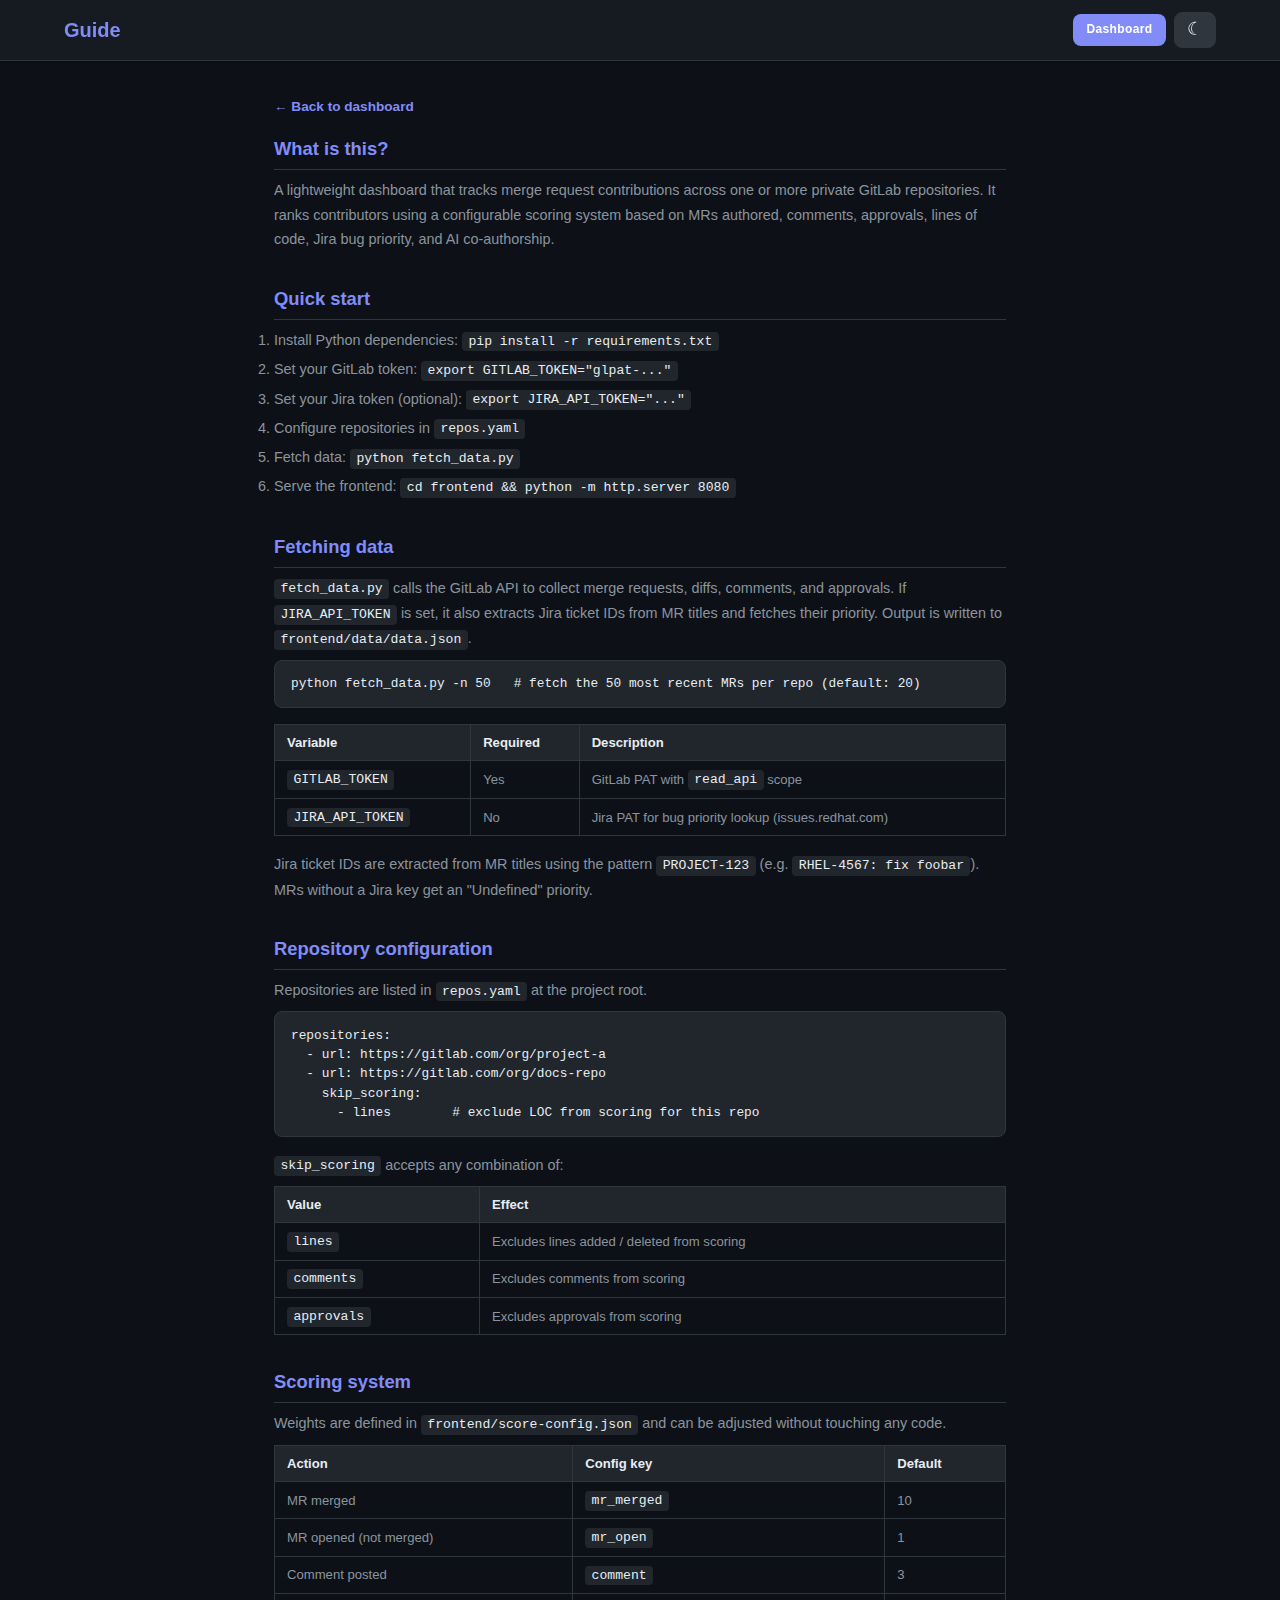
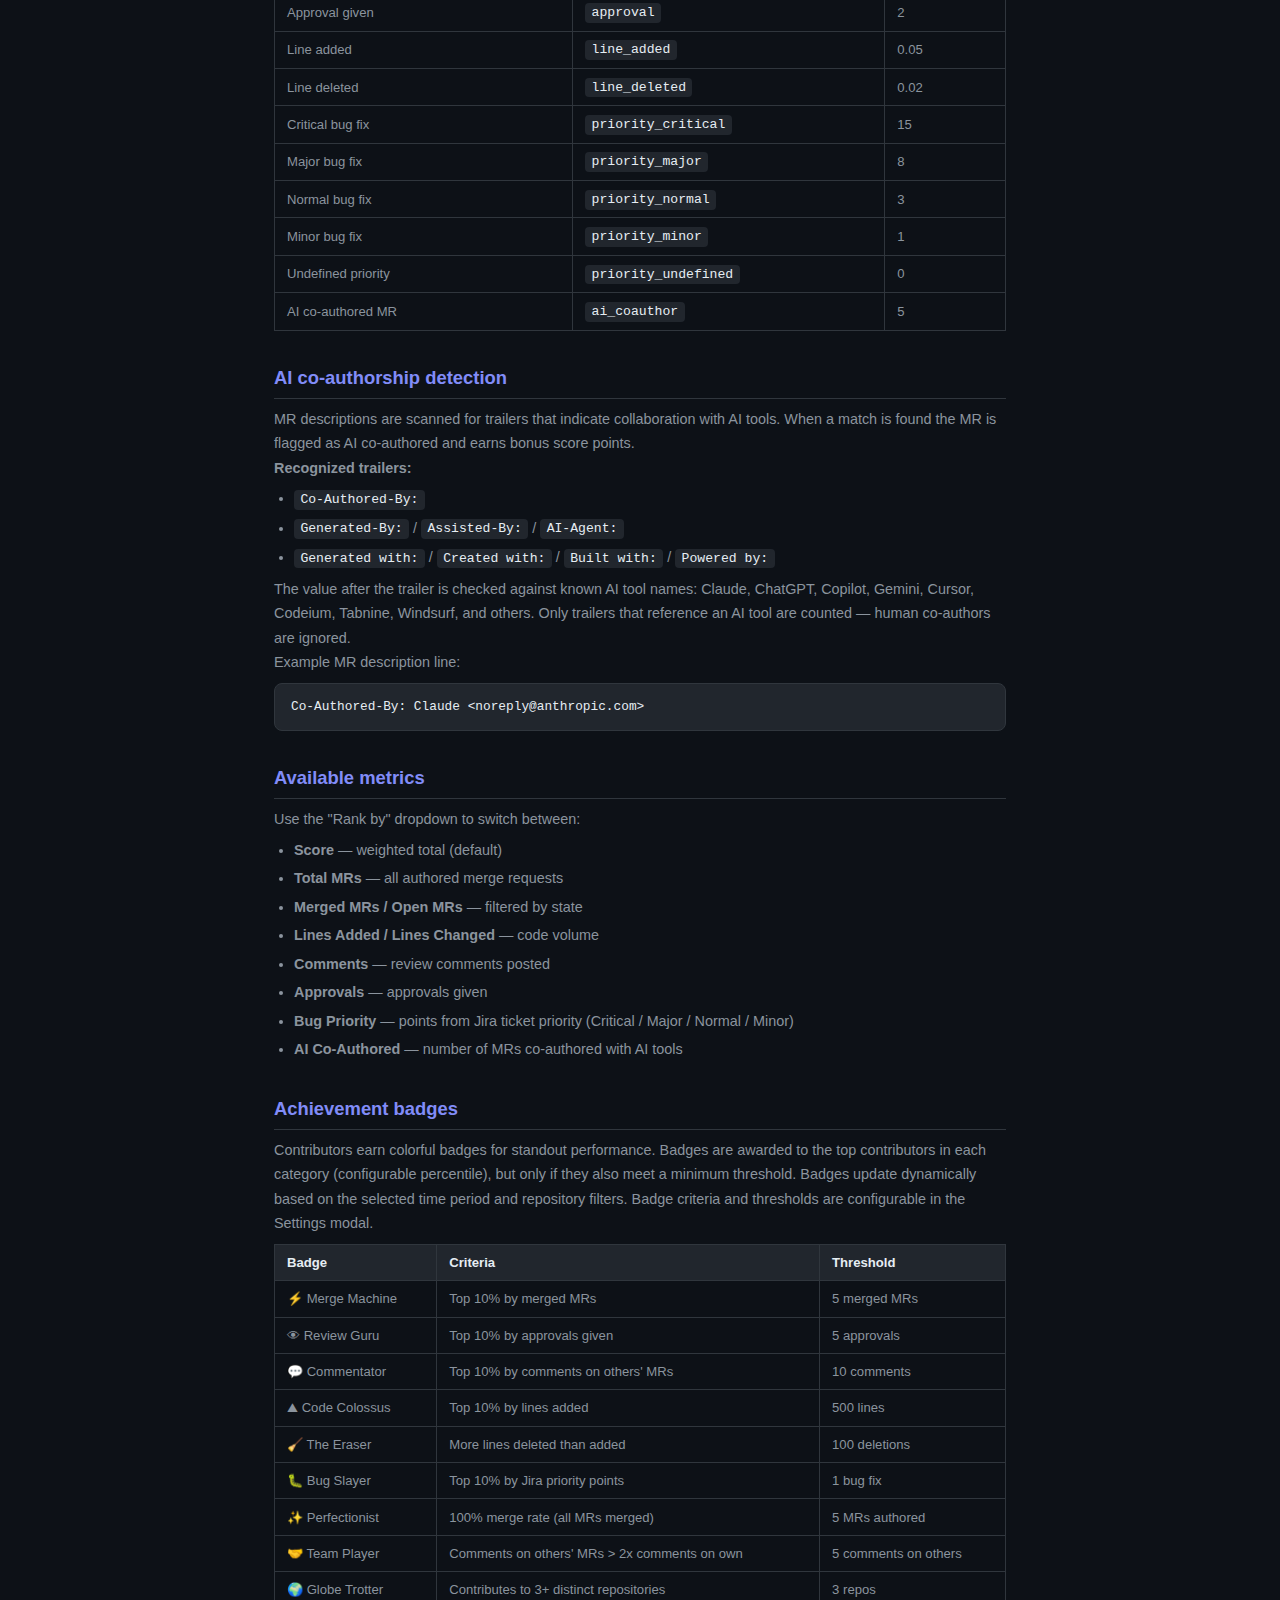
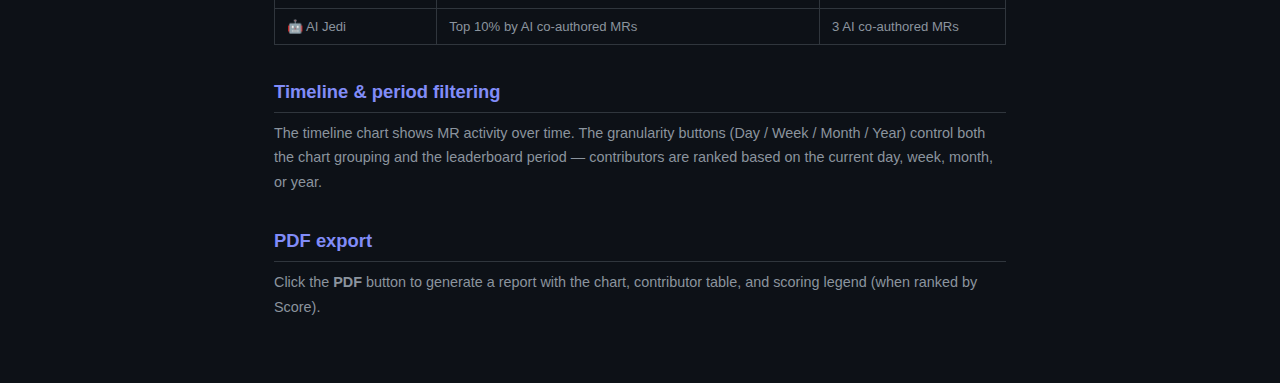
<file: frontend/guide.html>
<!DOCTYPE html>
<html lang="en" data-theme="dark">
<head>
  <meta charset="UTF-8">
  <meta name="viewport" content="width=device-width, initial-scale=1.0">
  <title>Guide — GitLab Contributions Tracker</title>
  <link rel="stylesheet" href="style.css">
  <style>
    .guide {
      max-width: 780px;
      margin: 0 auto;
      padding: 2rem 1.5rem 4rem;
    }
    .guide h2 {
      font-size: 1.15rem;
      font-weight: 700;
      color: var(--accent);
      margin: 2rem 0 0.5rem;
      padding-bottom: 0.35rem;
      border-bottom: 1px solid var(--border);
    }
    .guide h2:first-of-type { margin-top: 1rem; }
    .guide p, .guide li {
      font-size: 0.9rem;
      color: var(--text-secondary);
      line-height: 1.7;
    }
    .guide ul { padding-left: 1.25rem; margin: 0.4rem 0; }
    .guide li { margin-bottom: 0.25rem; }
    .guide code {
      font-family: "SFMono-Regular", Consolas, "Liberation Mono", Menlo, monospace;
      font-size: 0.82rem;
      background: var(--bg-tertiary);
      padding: 0.15rem 0.4rem;
      border-radius: 4px;
      color: var(--text-primary);
    }
    .guide pre {
      background: var(--bg-tertiary);
      border: 1px solid var(--border);
      border-radius: 8px;
      padding: 0.85rem 1rem;
      overflow-x: auto;
      margin: 0.5rem 0 1rem;
      font-size: 0.8rem;
      line-height: 1.5;
      color: var(--text-primary);
    }
    .guide table {
      width: 100%;
      border-collapse: collapse;
      margin: 0.5rem 0 1rem;
      font-size: 0.82rem;
    }
    .guide th, .guide td {
      text-align: left;
      padding: 0.45rem 0.75rem;
      border: 1px solid var(--border);
    }
    .guide th {
      background: var(--bg-tertiary);
      font-weight: 700;
      color: var(--text-primary);
    }
    .guide td { color: var(--text-secondary); }
    .guide .back-link {
      display: inline-block;
      font-size: 0.85rem;
      color: var(--accent);
      text-decoration: none;
      font-weight: 600;
    }
    .guide .back-link:hover { text-decoration: underline; }
  </style>
</head>
<body>
  <header class="header">
    <div class="header-content">
      <h1 class="header-title">Guide</h1>
      <div class="header-actions">
        <a href="index.html" class="btn-export" style="text-decoration:none;display:inline-flex;align-items:center;">Dashboard</a>
        <button id="theme-toggle" class="theme-toggle" aria-label="Toggle theme">
          <span class="theme-icon" id="theme-icon">&#9790;</span>
        </button>
      </div>
    </div>
  </header>

  <div class="guide">
    <a href="index.html" class="back-link">&larr; Back to dashboard</a>

    <h2>What is this?</h2>
    <p>
      A lightweight dashboard that tracks merge request contributions across
      one or more private GitLab repositories. It ranks contributors using a
      configurable scoring system based on MRs authored, comments, approvals,
      lines of code, Jira bug priority, and AI co-authorship.
    </p>

    <h2>Quick start</h2>
    <ol>
      <li>Install Python dependencies: <code>pip install -r requirements.txt</code></li>
      <li>Set your GitLab token: <code>export GITLAB_TOKEN="glpat-..."</code></li>
      <li>Set your Jira token (optional): <code>export JIRA_API_TOKEN="..."</code></li>
      <li>Configure repositories in <code>repos.yaml</code></li>
      <li>Fetch data: <code>python fetch_data.py</code></li>
      <li>Serve the frontend: <code>cd frontend && python -m http.server 8080</code></li>
    </ol>

    <h2>Fetching data</h2>
    <p>
      <code>fetch_data.py</code> calls the GitLab API to collect merge requests,
      diffs, comments, and approvals. If <code>JIRA_API_TOKEN</code> is set, it also
      extracts Jira ticket IDs from MR titles and fetches their priority.
      Output is written to <code>frontend/data/data.json</code>.
    </p>
    <pre>python fetch_data.py -n 50   # fetch the 50 most recent MRs per repo (default: 20)</pre>
    <table>
      <tr><th>Variable</th><th>Required</th><th>Description</th></tr>
      <tr><td><code>GITLAB_TOKEN</code></td><td>Yes</td><td>GitLab PAT with <code>read_api</code> scope</td></tr>
      <tr><td><code>JIRA_API_TOKEN</code></td><td>No</td><td>Jira PAT for bug priority lookup (issues.redhat.com)</td></tr>
    </table>
    <p>
      Jira ticket IDs are extracted from MR titles using the pattern <code>PROJECT-123</code>
      (e.g. <code>RHEL-4567: fix foobar</code>). MRs without a Jira key get
      an "Undefined" priority.
    </p>

    <h2>Repository configuration</h2>
    <p>Repositories are listed in <code>repos.yaml</code> at the project root.</p>
    <pre>repositories:
  - url: https://gitlab.com/org/project-a
  - url: https://gitlab.com/org/docs-repo
    skip_scoring:
      - lines        # exclude LOC from scoring for this repo</pre>
    <p>
      <code>skip_scoring</code> accepts any combination of:
    </p>
    <table>
      <tr><th>Value</th><th>Effect</th></tr>
      <tr><td><code>lines</code></td><td>Excludes lines added / deleted from scoring</td></tr>
      <tr><td><code>comments</code></td><td>Excludes comments from scoring</td></tr>
      <tr><td><code>approvals</code></td><td>Excludes approvals from scoring</td></tr>
    </table>

    <h2>Scoring system</h2>
    <p>
      Weights are defined in <code>frontend/score-config.json</code> and can be
      adjusted without touching any code.
    </p>
    <table>
      <tr><th>Action</th><th>Config key</th><th>Default</th></tr>
      <tr><td>MR merged</td><td><code>mr_merged</code></td><td>10</td></tr>
      <tr><td>MR opened (not merged)</td><td><code>mr_open</code></td><td>1</td></tr>
      <tr><td>Comment posted</td><td><code>comment</code></td><td>3</td></tr>
      <tr><td>Approval given</td><td><code>approval</code></td><td>2</td></tr>
      <tr><td>Line added</td><td><code>line_added</code></td><td>0.05</td></tr>
      <tr><td>Line deleted</td><td><code>line_deleted</code></td><td>0.02</td></tr>
      <tr><td>Critical bug fix</td><td><code>priority_critical</code></td><td>15</td></tr>
      <tr><td>Major bug fix</td><td><code>priority_major</code></td><td>8</td></tr>
      <tr><td>Normal bug fix</td><td><code>priority_normal</code></td><td>3</td></tr>
      <tr><td>Minor bug fix</td><td><code>priority_minor</code></td><td>1</td></tr>
      <tr><td>Undefined priority</td><td><code>priority_undefined</code></td><td>0</td></tr>
      <tr><td>AI co-authored MR</td><td><code>ai_coauthor</code></td><td>5</td></tr>
    </table>

    <h2>AI co-authorship detection</h2>
    <p>
      MR descriptions are scanned for trailers that indicate collaboration with
      AI tools. When a match is found the MR is flagged as AI co-authored and
      earns bonus score points.
    </p>
    <p><strong>Recognized trailers:</strong></p>
    <ul>
      <li><code>Co-Authored-By:</code></li>
      <li><code>Generated-By:</code> / <code>Assisted-By:</code> / <code>AI-Agent:</code></li>
      <li><code>Generated with:</code> / <code>Created with:</code> / <code>Built with:</code> / <code>Powered by:</code></li>
    </ul>
    <p>
      The value after the trailer is checked against known AI tool names:
      Claude, ChatGPT, Copilot, Gemini, Cursor, Codeium, Tabnine, Windsurf,
      and others. Only trailers that reference an AI tool are counted — human
      co-authors are ignored.
    </p>
    <p>
      Example MR description line:
    </p>
    <pre>Co-Authored-By: Claude &lt;noreply@anthropic.com&gt;</pre>

    <h2>Available metrics</h2>
    <p>Use the "Rank by" dropdown to switch between:</p>
    <ul>
      <li><strong>Score</strong> — weighted total (default)</li>
      <li><strong>Total MRs</strong> — all authored merge requests</li>
      <li><strong>Merged MRs / Open MRs</strong> — filtered by state</li>
      <li><strong>Lines Added / Lines Changed</strong> — code volume</li>
      <li><strong>Comments</strong> — review comments posted</li>
      <li><strong>Approvals</strong> — approvals given</li>
      <li><strong>Bug Priority</strong> — points from Jira ticket priority (Critical / Major / Normal / Minor)</li>
      <li><strong>AI Co-Authored</strong> — number of MRs co-authored with AI tools</li>
    </ul>

    <h2>Achievement badges</h2>
    <p>
      Contributors earn colorful badges for standout performance. Badges are awarded to the
      top contributors in each category (configurable percentile), but only if they also
      meet a minimum threshold. Badges update dynamically based on the selected time period
      and repository filters. Badge criteria and thresholds are configurable in the Settings modal.
    </p>
    <table>
      <tr><th>Badge</th><th>Criteria</th><th>Threshold</th></tr>
      <tr><td>⚡ Merge Machine</td><td>Top 10% by merged MRs</td><td>5 merged MRs</td></tr>
      <tr><td>👁 Review Guru</td><td>Top 10% by approvals given</td><td>5 approvals</td></tr>
      <tr><td>💬 Commentator</td><td>Top 10% by comments on others' MRs</td><td>10 comments</td></tr>
      <tr><td>⛰ Code Colossus</td><td>Top 10% by lines added</td><td>500 lines</td></tr>
      <tr><td>🧹 The Eraser</td><td>More lines deleted than added</td><td>100 deletions</td></tr>
      <tr><td>🐛 Bug Slayer</td><td>Top 10% by Jira priority points</td><td>1 bug fix</td></tr>
      <tr><td>✨ Perfectionist</td><td>100% merge rate (all MRs merged)</td><td>5 MRs authored</td></tr>
      <tr><td>🤝 Team Player</td><td>Comments on others' MRs > 2x comments on own</td><td>5 comments on others</td></tr>
      <tr><td>🌍 Globe Trotter</td><td>Contributes to 3+ distinct repositories</td><td>3 repos</td></tr>
      <tr><td>🤖 AI Jedi</td><td>Top 10% by AI co-authored MRs</td><td>3 AI co-authored MRs</td></tr>
    </table>

    <h2>Timeline &amp; period filtering</h2>
    <p>
      The timeline chart shows MR activity over time. The granularity buttons
      (Day / Week / Month / Year) control both the chart grouping and the
      leaderboard period — contributors are ranked based on the current
      day, week, month, or year.
    </p>

    <h2>PDF export</h2>
    <p>
      Click the <strong>PDF</strong> button to generate a report with the chart,
      contributor table, and scoring legend (when ranked by Score).
    </p>
  </div>

  <script>
    // Theme toggle (reused from main app)
    const themeToggle = document.getElementById("theme-toggle");
    const themeIcon = document.getElementById("theme-icon");
    function applyTheme(t) {
      document.documentElement.setAttribute("data-theme", t);
      themeIcon.textContent = t === "dark" ? "\u263E" : "\u2600";
    }
    applyTheme(localStorage.getItem("theme") || "dark");
    themeToggle.addEventListener("click", () => {
      const next = document.documentElement.getAttribute("data-theme") === "dark" ? "light" : "dark";
      localStorage.setItem("theme", next);
      applyTheme(next);
    });
  </script>
</body>
</html>
</file>
<file: frontend/style.css>
/* ===== Reset & Base ===== */
*, *::before, *::after {
  box-sizing: border-box;
  margin: 0;
  padding: 0;
}

/* ===== Theme Variables ===== */
:root[data-theme="light"] {
  --bg-primary: #f8f9fa;
  --bg-secondary: #ffffff;
  --bg-tertiary: #e9ecef;
  --text-primary: #1a1a2e;
  --text-secondary: #6c757d;
  --text-muted: #adb5bd;
  --border: #dee2e6;
  --accent: #6366f1;
  --accent-hover: #4f46e5;
  --accent-subtle: rgba(99, 102, 241, 0.12);
  --shadow: 0 1px 3px rgba(0, 0, 0, 0.08), 0 1px 2px rgba(0, 0, 0, 0.06);
  --shadow-lg: 0 4px 12px rgba(0, 0, 0, 0.1);
  --bar-bg: #e9ecef;
  --bar-fill: #6366f1;
  --badge-merged-bg: #d1fae5;
  --badge-merged-text: #065f46;
  --badge-opened-bg: #dbeafe;
  --badge-opened-text: #1e40af;
  --badge-closed-bg: #fee2e2;
  --badge-closed-text: #991b1b;
  --stat-merged-border: #10b981;
  --stat-opened-border: #3b82f6;
  --stat-closed-border: #ef4444;
  --header-bg: #ffffff;
  --toggle-bg: #e9ecef;
  --row-hover: #f1f3f5;
  --gold: #f59e0b;
  --silver: #9ca3af;
  --bronze: #d97706;
  --badge-gold-bg: #fef3c7;
  --badge-gold-text: #92400e;
  --badge-gold-border: #f59e0b;
  --badge-purple-bg: #ede9fe;
  --badge-purple-text: #5b21b6;
  --badge-purple-border: #8b5cf6;
  --badge-teal-bg: #ccfbf1;
  --badge-teal-text: #115e59;
  --badge-teal-border: #14b8a6;
  --badge-red-bg: #fee2e2;
  --badge-red-text: #991b1b;
  --badge-red-border: #ef4444;
  --badge-blue-bg: #dbeafe;
  --badge-blue-text: #1e40af;
  --badge-blue-border: #3b82f6;
}

:root[data-theme="dark"] {
  --bg-primary: #0d1117;
  --bg-secondary: #161b22;
  --bg-tertiary: #21262d;
  --text-primary: #e6edf3;
  --text-secondary: #8b949e;
  --text-muted: #484f58;
  --border: #30363d;
  --accent: #818cf8;
  --accent-hover: #6366f1;
  --accent-subtle: rgba(129, 140, 248, 0.12);
  --shadow: 0 1px 3px rgba(0, 0, 0, 0.3), 0 1px 2px rgba(0, 0, 0, 0.2);
  --shadow-lg: 0 4px 12px rgba(0, 0, 0, 0.4);
  --bar-bg: #21262d;
  --bar-fill: #818cf8;
  --badge-merged-bg: #064e3b;
  --badge-merged-text: #6ee7b7;
  --badge-opened-bg: #1e3a5f;
  --badge-opened-text: #93c5fd;
  --badge-closed-bg: #5b1a1a;
  --badge-closed-text: #fca5a5;
  --stat-merged-border: #10b981;
  --stat-opened-border: #3b82f6;
  --stat-closed-border: #ef4444;
  --header-bg: #161b22;
  --toggle-bg: #30363d;
  --row-hover: #1c2128;
  --gold: #fbbf24;
  --silver: #9ca3af;
  --bronze: #f59e0b;
  --badge-gold-bg: rgba(245, 158, 11, 0.15);
  --badge-gold-text: #fbbf24;
  --badge-gold-border: #f59e0b;
  --badge-purple-bg: rgba(139, 92, 246, 0.15);
  --badge-purple-text: #c4b5fd;
  --badge-purple-border: #8b5cf6;
  --badge-teal-bg: rgba(20, 184, 166, 0.15);
  --badge-teal-text: #5eead4;
  --badge-teal-border: #14b8a6;
  --badge-red-bg: rgba(239, 68, 68, 0.15);
  --badge-red-text: #fca5a5;
  --badge-red-border: #ef4444;
  --badge-blue-bg: rgba(59, 130, 246, 0.15);
  --badge-blue-text: #93c5fd;
  --badge-blue-border: #3b82f6;
}

body {
  font-family: -apple-system, BlinkMacSystemFont, "Segoe UI", Roboto, Oxygen, Ubuntu, sans-serif;
  background: var(--bg-primary);
  color: var(--text-primary);
  line-height: 1.6;
  transition: background 0.2s, color 0.2s;
}

/* ===== Header ===== */
.header {
  background: var(--header-bg);
  border-bottom: 1px solid var(--border);
  position: sticky;
  top: 0;
  z-index: 100;
  box-shadow: var(--shadow);
}

.header-content {
  max-width: 1200px;
  margin: 0 auto;
  padding: 0.75rem 1.5rem;
  display: flex;
  align-items: center;
  justify-content: space-between;
}

.header-title {
  font-size: 1.25rem;
  font-weight: 700;
  color: var(--accent);
}

.header-actions {
  display: flex;
  align-items: center;
  gap: 0.5rem;
}

.btn-guide {
  background: transparent;
  border: 1px solid var(--border);
  border-radius: 8px;
  padding: 0.4rem 0.85rem;
  cursor: pointer;
  font-size: 0.75rem;
  font-weight: 700;
  color: var(--text-secondary);
  letter-spacing: 0.03em;
  text-decoration: none;
  transition: border-color 0.2s, color 0.2s;
}

.btn-guide:hover {
  border-color: var(--accent);
  color: var(--accent);
}

.btn-export {
  background: var(--accent);
  border: none;
  border-radius: 8px;
  padding: 0.4rem 0.85rem;
  cursor: pointer;
  font-size: 0.75rem;
  font-weight: 700;
  color: #fff;
  letter-spacing: 0.03em;
  transition: background 0.2s;
}

.btn-export:hover {
  background: var(--accent-hover);
}

.btn-export:disabled {
  opacity: 0.5;
  cursor: not-allowed;
}

.theme-toggle {
  background: var(--toggle-bg);
  border: 1px solid var(--border);
  border-radius: 8px;
  padding: 0.4rem 0.75rem;
  cursor: pointer;
  font-size: 1.1rem;
  color: var(--text-primary);
  transition: background 0.2s, border-color 0.2s;
}

.theme-toggle:hover {
  border-color: var(--accent);
}

/* ===== Container ===== */
.container {
  max-width: 1200px;
  margin: 0 auto;
  padding: 1.5rem;
}

/* ===== Loading / Error ===== */
.loading, .error {
  text-align: center;
  padding: 4rem 1rem;
  color: var(--text-secondary);
  font-size: 1.1rem;
}

.error {
  color: var(--badge-closed-text);
  background: var(--badge-closed-bg);
  border-radius: 8px;
  padding: 1rem 1.5rem;
}

/* ===== Controls ===== */
.controls {
  background: var(--bg-secondary);
  border: 1px solid var(--border);
  border-radius: 10px;
  padding: 1rem 1.5rem;
  margin-bottom: 1.5rem;
  display: flex;
  flex-wrap: wrap;
  gap: 1rem;
  align-items: flex-end;
  box-shadow: var(--shadow);
}

.filter-group {
  display: flex;
  flex-direction: column;
  gap: 0.3rem;
  min-width: 180px;
}

.filter-group label {
  font-size: 0.75rem;
  text-transform: uppercase;
  letter-spacing: 0.05em;
  color: var(--text-secondary);
  font-weight: 600;
}

.filter-group select {
  appearance: none;
  background: var(--bg-tertiary);
  border: 1px solid var(--border);
  border-radius: 6px;
  padding: 0.5rem 2rem 0.5rem 0.75rem;
  font-size: 0.9rem;
  color: var(--text-primary);
  cursor: pointer;
  background-image: url("data:image/svg+xml,%3Csvg xmlns='http://www.w3.org/2000/svg' width='12' height='12' viewBox='0 0 12 12'%3E%3Cpath fill='%236c757d' d='M6 8L1 3h10z'/%3E%3C/svg%3E");
  background-repeat: no-repeat;
  background-position: right 0.75rem center;
  transition: border-color 0.2s;
}

.filter-group select:focus {
  outline: none;
  border-color: var(--accent);
  box-shadow: 0 0 0 2px rgba(99, 102, 241, 0.2);
}

/* ===== Search Container ===== */
.search-container {
  position: relative;
}

.search-container input {
  appearance: none;
  background: var(--bg-tertiary);
  border: 1px solid var(--border);
  border-radius: 6px;
  padding: 0.5rem 0.75rem;
  font-size: 0.9rem;
  color: var(--text-primary);
  width: 100%;
  transition: border-color 0.2s;
}

.search-container input:focus {
  outline: none;
  border-color: var(--accent);
  box-shadow: 0 0 0 2px rgba(99, 102, 241, 0.2);
}

.search-container input::placeholder {
  color: var(--text-muted);
}

.search-suggestions {
  position: absolute;
  top: 100%;
  left: 0;
  right: 0;
  z-index: 1000;
  background: var(--bg-secondary);
  border: 1px solid var(--border);
  border-radius: 6px;
  box-shadow: var(--shadow-lg);
  max-height: 200px;
  overflow-y: auto;
  margin-top: 2px;
}

.search-suggestion {
  padding: 0.75rem;
  border-bottom: 1px solid var(--border);
  cursor: pointer;
  display: flex;
  align-items: center;
  gap: 0.75rem;
  transition: background-color 0.15s;
}

.search-suggestion:last-child {
  border-bottom: none;
}

.search-suggestion:hover,
.search-suggestion.highlighted {
  background: var(--row-hover);
}

.search-suggestion-avatar {
  width: 24px;
  height: 24px;
  border-radius: 50%;
  flex-shrink: 0;
}

.search-suggestion-info {
  flex: 1;
  min-width: 0;
}

.search-suggestion-name {
  font-size: 0.85rem;
  font-weight: 500;
  color: var(--text-primary);
  white-space: nowrap;
  overflow: hidden;
  text-overflow: ellipsis;
}

.search-suggestion-username {
  font-size: 0.75rem;
  color: var(--text-secondary);
  font-family: 'Monaco', 'Consolas', monospace;
  white-space: nowrap;
  overflow: hidden;
  text-overflow: ellipsis;
}

.filter-meta {
  margin-left: auto;
  display: flex;
  align-items: flex-end;
}

.generated-at {
  font-size: 0.7rem;
  color: var(--text-muted);
}

/* ===== Score Legend ===== */
.score-legend {
  background: var(--bg-secondary);
  border: 1px solid var(--border);
  border-radius: 10px;
  padding: 0.85rem 1.25rem;
  margin-bottom: 1.5rem;
  box-shadow: var(--shadow);
}

.score-legend-title {
  font-size: 0.75rem;
  text-transform: uppercase;
  letter-spacing: 0.05em;
  color: var(--text-secondary);
  font-weight: 700;
  margin-bottom: 0.5rem;
}

.score-legend-items {
  display: flex;
  flex-wrap: wrap;
  gap: 0.5rem 1.25rem;
}

.score-legend-item {
  display: flex;
  align-items: center;
  gap: 0.4rem;
  font-size: 0.8rem;
  color: var(--text-primary);
}

.score-legend-item .sl-value {
  font-weight: 700;
  font-variant-numeric: tabular-nums;
  color: var(--accent);
}

.score-legend-item .sl-label {
  color: var(--text-secondary);
}

.score-legend-item .sl-sep {
  color: var(--text-muted);
  font-size: 0.65rem;
}

/* ===== Timeline ===== */
.timeline-section {
  background: var(--bg-secondary);
  border: 1px solid var(--border);
  border-radius: 10px;
  padding: 1.25rem 1.5rem;
  margin-bottom: 1.5rem;
  box-shadow: var(--shadow);
}

.timeline-header {
  display: flex;
  align-items: center;
  justify-content: space-between;
  margin-bottom: 1rem;
  flex-wrap: wrap;
  gap: 0.75rem;
}

.timeline-title {
  font-size: 0.95rem;
  font-weight: 700;
  color: var(--text-primary);
}

.granularity-toggle {
  display: flex;
  background: var(--bg-tertiary);
  border-radius: 6px;
  overflow: hidden;
  border: 1px solid var(--border);
}

.gran-btn {
  background: transparent;
  border: none;
  padding: 0.35rem 0.75rem;
  font-size: 0.75rem;
  font-weight: 600;
  color: var(--text-secondary);
  cursor: pointer;
  transition: background 0.15s, color 0.15s;
  text-transform: uppercase;
  letter-spacing: 0.03em;
}

.gran-btn:not(:last-child) {
  border-right: 1px solid var(--border);
}

.gran-btn:hover {
  color: var(--text-primary);
}

.gran-btn.active {
  background: var(--accent);
  color: #fff;
}

.custom-range-picker {
  display: flex;
  align-items: center;
  gap: 0.75rem;
  margin-top: 0.5rem;
  flex-wrap: wrap;
}
.custom-range-picker label {
  font-size: 0.75rem;
  font-weight: 600;
  color: var(--text-secondary);
  display: flex;
  align-items: center;
  gap: 0.35rem;
}
.custom-range-picker input[type="date"] {
  background: var(--bg-tertiary);
  border: 1px solid var(--border);
  border-radius: 4px;
  color: var(--text-primary);
  padding: 0.25rem 0.5rem;
  font-size: 0.75rem;
}
.custom-range-apply {
  background: var(--accent);
  color: #fff;
  border: none;
  border-radius: 4px;
  padding: 0.3rem 0.75rem;
  font-size: 0.75rem;
  font-weight: 600;
  cursor: pointer;
}

.timeline-chart-wrap {
  position: relative;
  height: 220px;
}

/* ===== Leaderboard ===== */
.leaderboard-period {
  padding: 0.6rem 1.25rem;
  font-size: 0.8rem;
  font-weight: 600;
  color: var(--text-secondary);
  border-bottom: 1px solid var(--border);
}

.leaderboard {
  background: var(--bg-secondary);
  border: 1px solid var(--border);
  border-radius: 10px;
  overflow: hidden;
  box-shadow: var(--shadow);
}

.leaderboard-header {
  display: grid;
  grid-template-columns: 3rem 1fr 1.5fr auto 5rem;
  gap: 1rem;
  align-items: center;
  padding: 0.75rem 1.25rem;
  border-bottom: 1px solid var(--border);
  font-size: 0.7rem;
  text-transform: uppercase;
  letter-spacing: 0.05em;
  color: var(--text-muted);
  font-weight: 700;
}

.lh-value {
  text-align: right;
}

/* ===== Leaderboard Row ===== */
.lb-row {
  display: grid;
  grid-template-columns: 3rem 1fr 1.5fr auto 5rem;
  gap: 1rem;
  align-items: center;
  padding: 0.85rem 1.25rem;
  border-bottom: 1px solid var(--border);
  transition: background 0.1s;
  cursor: pointer;
}

.lb-row:last-child {
  border-bottom: none;
}

.lb-row:hover {
  background: var(--row-hover);
}

/* Rank */
.lb-rank {
  font-weight: 700;
  font-size: 1rem;
  font-variant-numeric: tabular-nums;
  text-align: center;
  color: var(--text-muted);
}

.lb-rank.rank-1 { color: var(--gold); font-size: 1.2rem; }
.lb-rank.rank-2 { color: var(--silver); font-size: 1.1rem; }
.lb-rank.rank-3 { color: var(--bronze); font-size: 1.05rem; }

/* Contributor info */
.lb-contributor {
  display: flex;
  align-items: center;
  gap: 0.75rem;
  min-width: 0;
}

.lb-avatar {
  width: 36px;
  height: 36px;
  border-radius: 50%;
  object-fit: cover;
  flex-shrink: 0;
  border: 2px solid var(--border);
}

.lb-avatar-placeholder {
  width: 36px;
  height: 36px;
  border-radius: 50%;
  background: var(--bg-tertiary);
  display: flex;
  align-items: center;
  justify-content: center;
  font-size: 0.85rem;
  font-weight: 700;
  color: var(--text-secondary);
  flex-shrink: 0;
  border: 2px solid var(--border);
}

.lb-name-block {
  display: flex;
  flex-direction: column;
  min-width: 0;
}

.lb-name {
  font-weight: 600;
  font-size: 0.9rem;
  white-space: nowrap;
  overflow: hidden;
  text-overflow: ellipsis;
}

.lb-username {
  font-size: 0.75rem;
  color: var(--text-secondary);
  font-family: "SFMono-Regular", Consolas, "Liberation Mono", Menlo, monospace;
}

/* Achievement Badges */
.lb-badges {
  display: flex;
  flex-wrap: wrap;
  gap: 0.25rem;
  margin-top: 0.2rem;
}

.lb-badge {
  display: inline-flex;
  align-items: center;
  gap: 0.2rem;
  font-size: 0.6rem;
  font-weight: 600;
  padding: 0.1rem 0.4rem;
  border-radius: 9999px;
  white-space: nowrap;
  line-height: 1.4;
  border: 1px solid transparent;
}

.badge-gold {
  background: var(--badge-gold-bg);
  color: var(--badge-gold-text);
  border-color: var(--badge-gold-border);
}

.badge-purple {
  background: var(--badge-purple-bg);
  color: var(--badge-purple-text);
  border-color: var(--badge-purple-border);
}

.badge-teal {
  background: var(--badge-teal-bg);
  color: var(--badge-teal-text);
  border-color: var(--badge-teal-border);
}

.badge-red {
  background: var(--badge-red-bg);
  color: var(--badge-red-text);
  border-color: var(--badge-red-border);
}

.badge-blue {
  background: var(--badge-blue-bg);
  color: var(--badge-blue-text);
  border-color: var(--badge-blue-border);
}

.detail-badges {
  display: flex;
  flex-wrap: wrap;
  gap: 0.3rem;
  margin-top: 0.3rem;
}

/* Bar */
.lb-bar-cell {
  display: flex;
  align-items: center;
  gap: 0.5rem;
}

.lb-bar-track {
  flex: 1;
  height: 10px;
  background: var(--bar-bg);
  border-radius: 5px;
  overflow: hidden;
}

.lb-bar-fill {
  height: 100%;
  background: var(--bar-fill);
  border-radius: 5px;
  transition: width 0.4s ease;
}

.lb-bar-pct {
  font-size: 0.7rem;
  font-weight: 600;
  color: var(--text-muted);
  font-variant-numeric: tabular-nums;
  flex-shrink: 0;
  width: 2.5rem;
  text-align: right;
}

/* Breakdown badges */
.lb-breakdown {
  display: flex;
  gap: 0.35rem;
}

.mini-badge {
  font-size: 0.65rem;
  font-weight: 700;
  padding: 0.15rem 0.4rem;
  border-radius: 4px;
  font-variant-numeric: tabular-nums;
  white-space: nowrap;
}

.mini-badge-merged {
  background: var(--badge-merged-bg);
  color: var(--badge-merged-text);
}

.mini-badge-opened {
  background: var(--badge-opened-bg);
  color: var(--badge-opened-text);
}

.mini-badge-closed {
  background: var(--badge-closed-bg);
  color: var(--badge-closed-text);
}

/* Score */
.lb-value {
  font-size: 1.3rem;
  font-weight: 700;
  font-variant-numeric: tabular-nums;
  text-align: right;
  color: var(--accent);
}

/* ===== Settings Modal ===== */
.modal-overlay {
  position: fixed;
  inset: 0;
  background: rgba(0, 0, 0, 0.55);
  z-index: 200;
  display: flex;
  align-items: center;
  justify-content: center;
  padding: 1rem;
}

.modal-overlay[hidden] {
  display: none;
}

.modal {
  background: var(--bg-secondary);
  border: 1px solid var(--border);
  border-radius: 12px;
  box-shadow: var(--shadow-lg);
  width: 100%;
  max-width: 440px;
  max-height: 85vh;
  display: flex;
  flex-direction: column;
}

.modal-header {
  display: flex;
  align-items: center;
  justify-content: space-between;
  padding: 1rem 1.25rem;
  border-bottom: 1px solid var(--border);
}

.modal-title {
  font-size: 1rem;
  font-weight: 700;
  color: var(--text-primary);
}

.modal-close {
  background: none;
  border: none;
  font-size: 1.4rem;
  color: var(--text-secondary);
  cursor: pointer;
  line-height: 1;
  padding: 0 0.25rem;
}

.modal-close:hover {
  color: var(--text-primary);
}

.modal-body {
  padding: 1rem 1.25rem;
  overflow-y: auto;
  display: flex;
  flex-direction: column;
  gap: 0.6rem;
}

.setting-row {
  display: flex;
  align-items: center;
  justify-content: space-between;
  gap: 0.75rem;
}

.setting-label {
  font-size: 0.82rem;
  color: var(--text-secondary);
  flex: 1;
}

.setting-input {
  width: 5.5rem;
  padding: 0.35rem 0.5rem;
  font-size: 0.85rem;
  font-variant-numeric: tabular-nums;
  background: var(--bg-tertiary);
  border: 1px solid var(--border);
  border-radius: 6px;
  color: var(--text-primary);
  text-align: right;
}

.setting-input:focus {
  outline: none;
  border-color: var(--accent);
  box-shadow: 0 0 0 2px rgba(99, 102, 241, 0.2);
}

.setting-checkbox {
  width: auto;
  padding: 0;
  margin: 0;
  cursor: pointer;
  accent-color: var(--accent);
}

.modal-footer {
  display: flex;
  align-items: center;
  justify-content: space-between;
  padding: 0.85rem 1.25rem;
  border-top: 1px solid var(--border);
}

.modal-custom-badge {
  display: inline-block;
  font-size: 0.65rem;
  font-weight: 700;
  padding: 0.1rem 0.35rem;
  border-radius: 4px;
  background: var(--badge-opened-bg);
  color: var(--badge-opened-text);
  margin-left: 0.5rem;
  vertical-align: middle;
}

/* ===== Contributor Detail Modal ===== */
.detail-modal {
  max-width: 900px;
  max-height: 90vh;
}

.detail-header-info {
  display: flex;
  align-items: center;
  gap: 0.75rem;
}

.detail-header-actions {
  display: flex;
  align-items: center;
  gap: 0.5rem;
}

.detail-avatar {
  width: 44px;
  height: 44px;
  border-radius: 50%;
  object-fit: cover;
  border: 2px solid var(--border);
}

.detail-section {
  background: var(--bg-primary);
  border: 1px solid var(--border);
  border-radius: 8px;
  padding: 1rem 1.25rem;
}

.detail-section-title {
  font-size: 0.7rem;
  text-transform: uppercase;
  letter-spacing: 0.05em;
  color: var(--text-secondary);
  font-weight: 700;
  margin-bottom: 0.75rem;
}

.detail-metrics-grid {
  display: grid;
  grid-template-columns: repeat(auto-fill, minmax(140px, 1fr));
  gap: 0.75rem;
}

.detail-metric-card {
  text-align: center;
  padding: 0.75rem 0.5rem;
  background: var(--bg-secondary);
  border: 1px solid var(--border);
  border-radius: 6px;
}

.detail-metric-value {
  font-size: 1.4rem;
  font-weight: 700;
  font-variant-numeric: tabular-nums;
  color: var(--accent);
}

.detail-metric-label {
  font-size: 0.7rem;
  color: var(--text-secondary);
  margin-top: 0.15rem;
}

.detail-timeline-header {
  display: flex;
  align-items: center;
  justify-content: space-between;
  margin-bottom: 0.75rem;
  flex-wrap: wrap;
  gap: 0.5rem;
}

.detail-timeline-header .detail-section-title {
  margin-bottom: 0;
}

.detail-period-controls {
  display: flex;
  align-items: center;
  gap: 0.75rem;
  flex-wrap: wrap;
}

.detail-period-nav {
  display: flex;
  align-items: center;
  gap: 0.25rem;
}

.detail-period-btn {
  background: var(--bg-tertiary);
  border: 1px solid var(--border);
  color: var(--text-primary);
  cursor: pointer;
  padding: 0.25rem 0.5rem;
  border-radius: 4px;
  font-size: 1.1rem;
  line-height: 1;
  font-weight: 700;
  transition: background 0.15s;
}

.detail-period-btn:hover:not(:disabled) {
  background: var(--accent-subtle);
}

.detail-period-btn:disabled {
  opacity: 0.3;
  cursor: not-allowed;
}

.detail-period-label {
  font-size: 0.8rem;
  font-weight: 600;
  color: var(--text-primary);
  min-width: 100px;
  text-align: center;
  white-space: nowrap;
}

.detail-chart-card {
  margin-bottom: 1.25rem;
}

.detail-chart-card:last-child {
  margin-bottom: 0;
}

.detail-chart-card-title {
  font-size: 0.8rem;
  font-weight: 600;
  color: var(--text-primary);
  margin-bottom: 0.4rem;
}

.detail-chart-card-wrap {
  position: relative;
  height: 160px;
}

.detail-repo-header,
.detail-repo-row {
  display: grid;
  grid-template-columns: 1fr 4.5rem 4.5rem 5.5rem 5.5rem;
  gap: 0.5rem;
  align-items: center;
  padding: 0.4rem 0;
  font-size: 0.8rem;
}

.detail-repo-header {
  font-size: 0.7rem;
  text-transform: uppercase;
  letter-spacing: 0.04em;
  color: var(--text-muted);
  font-weight: 700;
  border-bottom: 1px solid var(--border);
  padding-bottom: 0.5rem;
  margin-bottom: 0.25rem;
}

.detail-repo-row {
  color: var(--text-primary);
  border-bottom: 1px solid var(--border);
}

.detail-repo-row:last-child {
  border-bottom: none;
}

.detail-repo-name {
  font-weight: 600;
  white-space: nowrap;
  overflow: hidden;
  text-overflow: ellipsis;
}

.detail-repo-num {
  text-align: right;
  font-variant-numeric: tabular-nums;
}

.detail-repo-add {
  color: var(--stat-merged-border);
}

.detail-repo-del {
  color: var(--stat-closed-border);
}

.detail-mr-item {
  display: flex;
  align-items: center;
  gap: 0.5rem;
  padding: 0.4rem 0;
  font-size: 0.8rem;
  border-bottom: 1px solid var(--border);
}

.detail-mr-item:last-child {
  border-bottom: none;
}

.detail-mr-dot {
  width: 8px;
  height: 8px;
  border-radius: 50%;
  flex-shrink: 0;
}

.detail-mr-dot-merged { background: var(--stat-merged-border); }
.detail-mr-dot-opened { background: var(--stat-opened-border); }
.detail-mr-dot-closed { background: var(--stat-closed-border); }

.detail-mr-title {
  flex: 1;
  min-width: 0;
  white-space: nowrap;
  overflow: hidden;
  text-overflow: ellipsis;
}

.detail-mr-title a {
  color: var(--text-primary);
  text-decoration: none;
}

.detail-mr-title a:hover {
  color: var(--accent);
  text-decoration: underline;
}

.detail-mr-repo {
  font-size: 0.7rem;
  color: var(--text-secondary);
  white-space: nowrap;
  flex-shrink: 0;
}

.detail-mr-ai {
  font-size: 0.75rem;
  flex-shrink: 0;
  cursor: default;
}

.detail-mr-date {
  font-size: 0.7rem;
  color: var(--text-muted);
  white-space: nowrap;
  flex-shrink: 0;
}

/* ===== Collaboration Rows ===== */
.detail-collab-row {
  display: grid;
  grid-template-columns: 24px 1fr auto 3rem;
  gap: 0.6rem;
  align-items: center;
  padding: 0.45rem 0;
  font-size: 0.8rem;
  border-bottom: 1px solid var(--border);
}

.detail-collab-row:last-child {
  border-bottom: none;
}

.detail-collab-avatar {
  width: 24px;
  height: 24px;
  border-radius: 50%;
  object-fit: cover;
  flex-shrink: 0;
  border: 1px solid var(--border);
}

.detail-collab-avatar-placeholder {
  display: flex;
  align-items: center;
  justify-content: center;
  background: var(--bg-tertiary);
  font-size: 0.65rem;
  font-weight: 700;
  color: var(--text-secondary);
}

.detail-collab-name {
  display: flex;
  flex-direction: column;
  min-width: 0;
}

.detail-collab-display-name {
  font-weight: 600;
  white-space: nowrap;
  overflow: hidden;
  text-overflow: ellipsis;
}

.detail-collab-username {
  font-size: 0.7rem;
  color: var(--text-secondary);
  font-family: "SFMono-Regular", Consolas, "Liberation Mono", Menlo, monospace;
}

.detail-collab-badges {
  display: flex;
  gap: 0.3rem;
  flex-wrap: wrap;
}

.detail-collab-total {
  text-align: right;
  font-weight: 700;
  font-variant-numeric: tabular-nums;
  color: var(--accent);
}

.mini-badge-collab-purple {
  background: var(--badge-purple-bg);
  color: var(--badge-purple-text);
}

/* ===== Empty State ===== */
.empty-state {
  text-align: center;
  padding: 3rem 1rem;
  color: var(--text-secondary);
}

.empty-state p {
  font-size: 1.1rem;
  margin-bottom: 0.5rem;
}

.empty-state small {
  color: var(--text-muted);
}

/* ===== Footer ===== */
.footer {
  background: var(--bg-secondary);
  border-top: 1px solid var(--border);
  margin-top: 3rem;
  box-shadow: var(--shadow);
}

.footer-content {
  max-width: 1200px;
  margin: 0 auto;
  padding: 1.5rem;
  text-align: center;
}

.footer-text {
  font-size: 0.9rem;
  color: var(--text-secondary);
  margin: 0;
}

.footer-link {
  color: var(--accent);
  text-decoration: none;
  font-weight: 500;
  transition: color 0.2s;
}

.footer-link:hover {
  color: var(--accent-hover);
  text-decoration: underline;
}

/* ===== Responsive ===== */
@media (max-width: 768px) {
  .container {
    padding: 1rem;
  }

  .controls {
    flex-direction: column;
    padding: 1rem;
  }

  .filter-group {
    min-width: 100%;
  }

  .filter-meta {
    margin-left: 0;
  }

  .leaderboard-header {
    display: none;
  }

  .lb-row {
    grid-template-columns: 2.5rem 1fr;
    grid-template-rows: auto auto auto;
    gap: 0.4rem 0.75rem;
    padding: 1rem;
  }

  .lb-rank {
    grid-row: 1 / 3;
    align-self: center;
  }

  .lb-contributor {
    grid-column: 2;
  }

  .lb-bar-cell {
    grid-column: 1 / -1;
  }

  .lb-breakdown {
    grid-column: 2;
    justify-self: start;
  }

  .lb-value {
    grid-row: 1;
    grid-column: 2;
    justify-self: end;
    font-size: 1.1rem;
  }

  .detail-modal {
    max-width: 95vw;
  }

  .detail-metrics-grid {
    grid-template-columns: repeat(auto-fill, minmax(100px, 1fr));
  }

  .detail-repo-header,
  .detail-repo-row {
    grid-template-columns: 1fr 3.5rem 3.5rem 4.5rem 4.5rem;
    font-size: 0.7rem;
  }

  .detail-mr-item {
    flex-wrap: wrap;
  }

  .lb-badges {
    gap: 0.2rem;
  }

  .lb-badge {
    font-size: 0.55rem;
    padding: 0.05rem 0.3rem;
  }
}

@media (max-width: 480px) {
  .header-content {
    padding: 0.5rem 1rem;
  }

  .header-title {
    font-size: 1rem;
  }

}
</file>
